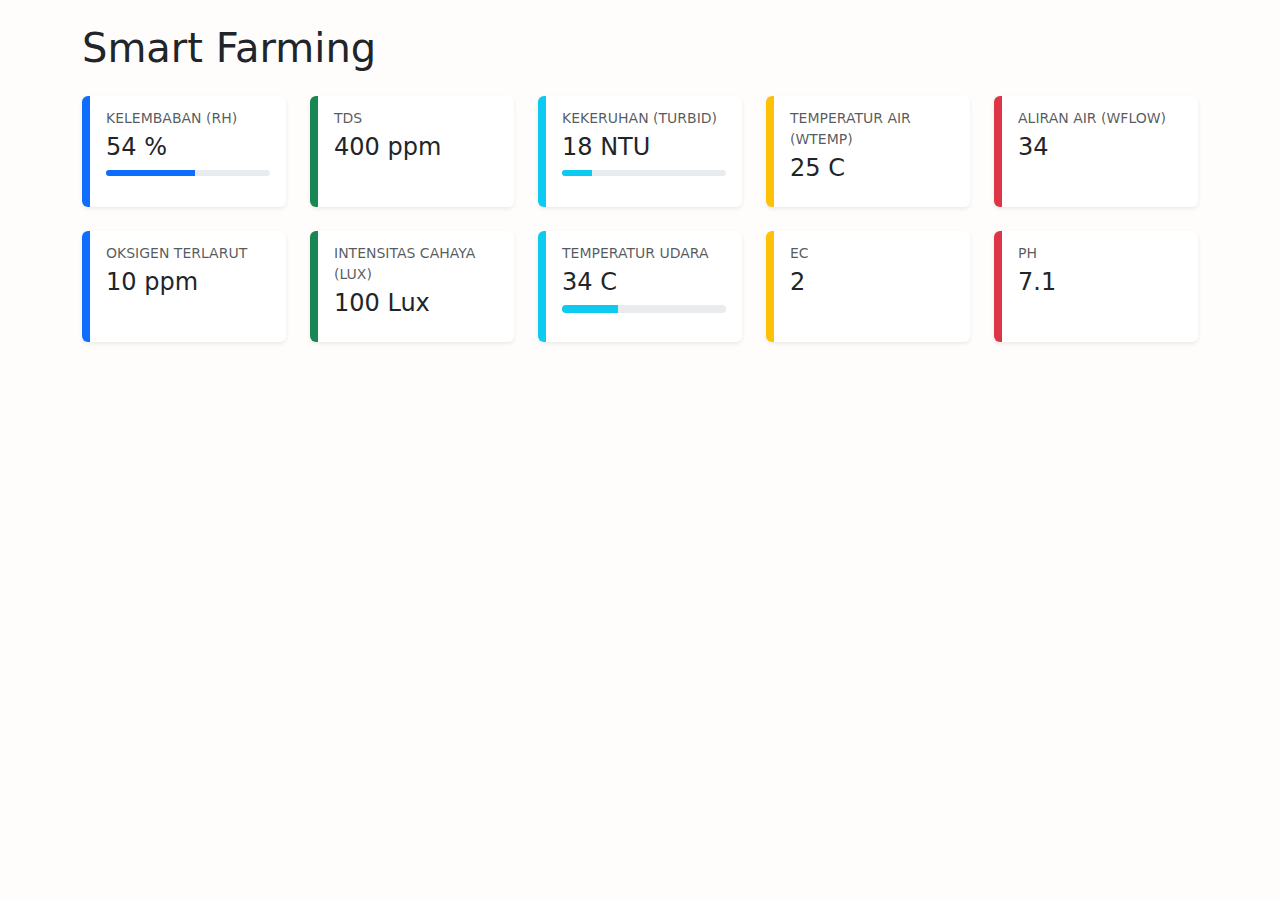
<file: index.html>
<!doctype html>
<html lang="en">
<head>
    <meta charset="utf-8">
    <meta name="viewport" content="width=device-width, initial-scale-1">
    <title>Smart Farming Dashboard</title>
    <link href="https://cdn.jsdelivr.net/npm/bootstrap@5.3.3/dist/css/bootstrap.min.css" rel="stylesheet">
    <link rel="stylesheet" href="https://cdn.jsdelivr.net/npm/bootstrap-icons@1.11.3/font/bootstrap-icons.min.css">
    
    <style>
      body {
        background-color: #fefdfb; 
      }
      .card {
        border: none;
        border-left: 8px solid #3c658a;
      }
      .border-left-primary { border-left-color: #0d6efd; } /* Biru */
      .border-left-success { border-left-color: #198754; } /* Hijau */
      .border-left-info { border-left-color: #0dcaf0; } /* Biru muda */
      .border-left-warning { border-left-color: #ffc107; } /* Kuning */
      .border-left-danger { border-left-color: #dc3545; } /* Merah */
      .card-title { margin-top: 0.25rem; }
    </style>
</head>
<body>

<div class="container py-4">
  <h1 class="mb-4">Smart Farming</h1>
  
  <div class="row row-cols-1 row-cols-sm-2 row-cols-md-3 row-cols-lg-5 g-4">
    
    <div class="col">
      <div class="card shadow-sm border-left-primary h-100">
        <div class="card-body">
            <p class="card-subtitle text-muted small">KELEMBABAN (RH)</p>
            <h4 class="card-title">54 %</h4>
            <div class="progress" style="height: 6px;">
              <div class="progress-bar bg-primary" role="progressbar" style="width: 54%;"></div>
            </div>
        </div>
      </div>
    </div>
    
    <div class="col">
      <div class="card shadow-sm border-left-success h-100">
        <div class="card-body">
            <p class="card-subtitle text-muted small">TDS</p>
            <h4 class="card-title">400 ppm</h4>
        </div>
      </div>
    </div>
    
    <div class="col">
      <div class="card shadow-sm border-left-info h-100">
        <div class="card-body">
            <p class="card-subtitle text-muted small">KEKERUHAN (TURBID)</p>
            <h4 class="card-title">18 NTU</h4>
            <div class="progress" style="height: 6px;">
              <div class="progress-bar bg-info" role="progressbar" style="width: 18%;"></div>
            </div>
        </div>
      </div>
    </div>

    <div class="col">
      <div class="card shadow-sm border-left-warning h-100">
        <div class="card-body">
            <p class="card-subtitle text-muted small">TEMPERATUR AIR (WTEMP)</p>
            <h4 class="card-title">25 C</h4>
        </div>
      </div>
    </div>

    <div class="col">
      <div class="card shadow-sm border-left-danger h-100">
        <div class="card-body">
            <p class="card-subtitle text-muted small">ALIRAN AIR (WFLOW)</p>
            <h4 class="card-title">34</h4>
        </div>
      </div>
    </div>
    
    <div class="col">
      <div class="card shadow-sm border-left-primary h-100">
        <div class="card-body">
            <p class="card-subtitle text-muted small">OKSIGEN TERLARUT</p>
            <h4 class="card-title">10 ppm</h4>
        </div>
      </div>
    </div>
    
    <div class="col">
      <div class="card shadow-sm border-left-success h-100">
        <div class="card-body">
            <p class="card-subtitle text-muted small">INTENSITAS CAHAYA (LUX)</p>
            <h4 class="card-title">100 Lux</h4>
        </div>
      </div>
    </div>

    <div class="col">
      <div class="card shadow-sm border-left-info h-100">
        <div class="card-body">
            <p class="card-subtitle text-muted small">TEMPERATUR UDARA</p>
            <h4 class="card-title">34 C</h4>
            <div class="progress" style="height: 8px;">
              <div class="progress-bar bg-info" role="progressbar" style="width: 34%;"></div>
            </div>
        </div>
      </div>
    </div>
    
    <div class="col">
      <div class="card shadow-sm border-left-warning h-100">
        <div class="card-body">
            <p class="card-subtitle text-muted small">EC</p>
            <h4 class="card-title">2</h4>
        </div>
      </div>
    </div>
    
    <div class="col">
      <div class="card shadow-sm border-left-danger h-100">
        <div class="card-body">
            <p class="card-subtitle text-muted small">PH</p>
            <h4 class="card-title">7.1</h4>
        </div>
      </div>
    </div>
    
  </div>
</div>

<script src="https://cdn.jsdelivr.net/npm/bootstrap@5.3.3/dist/js/bootstrap.bundle.min.js"></script>
</body>
</html>
</file>
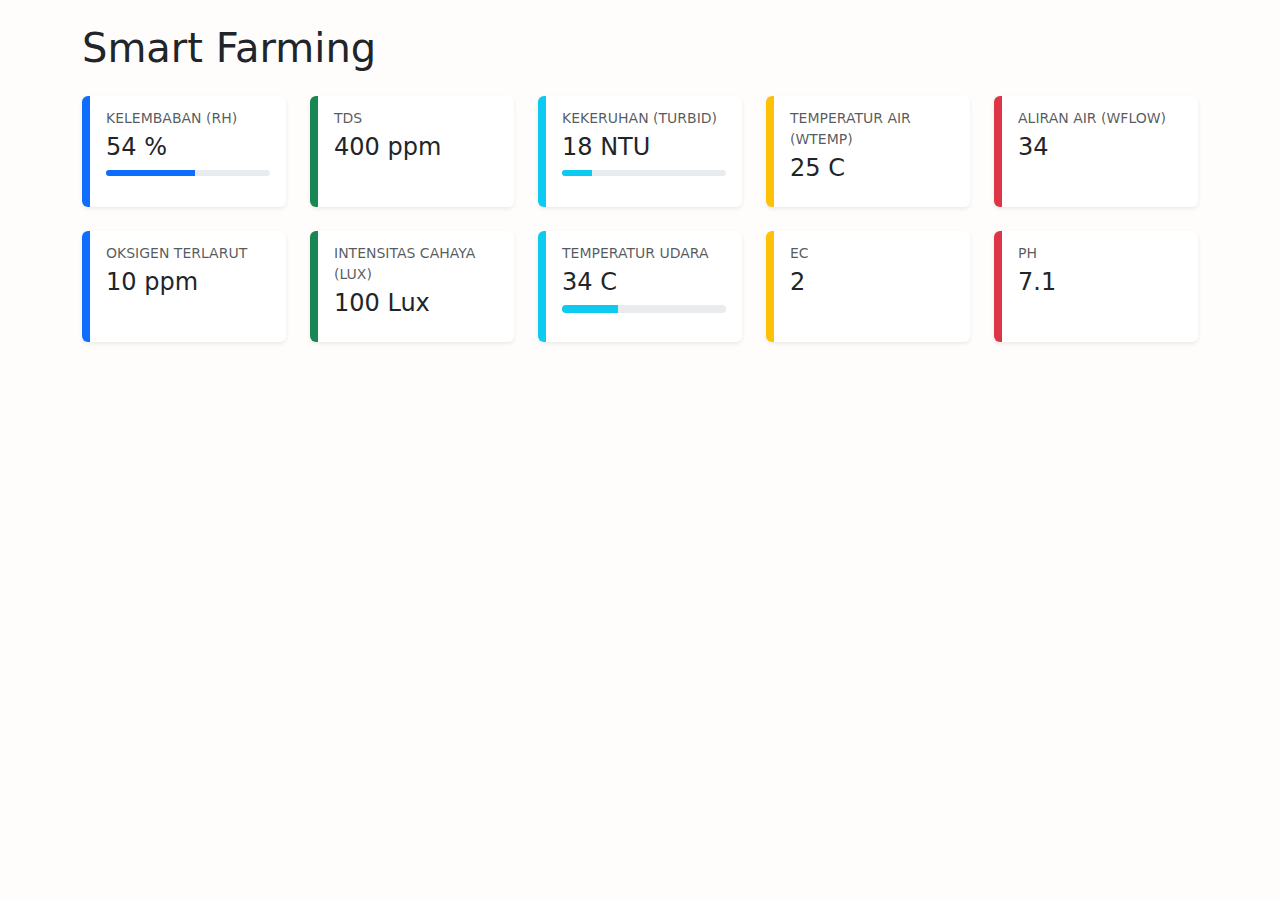
<file: bootstrapdashboard.html>
<!doctype html>
<html lang="en">
<head>
    <meta charset="utf-8">
    <meta name="viewport" content="width=device-width, initial-scale-1">
    <title>Smart Farming Dashboard</title>
    <link href="https://cdn.jsdelivr.net/npm/bootstrap@5.3.3/dist/css/bootstrap.min.css" rel="stylesheet">
    <link rel="stylesheet" href="https://cdn.jsdelivr.net/npm/bootstrap-icons@1.11.3/font/bootstrap-icons.min.css">
    
    <style>
      body {
        background-color: #fefdfb; 
      }
      .card {
        border: none;
        border-left: 8px solid #3c658a;
      }
      .border-left-primary { border-left-color: #0d6efd; } /* Biru */
      .border-left-success { border-left-color: #198754; } /* Hijau */
      .border-left-info { border-left-color: #0dcaf0; } /* Biru muda */
      .border-left-warning { border-left-color: #ffc107; } /* Kuning */
      .border-left-danger { border-left-color: #dc3545; } /* Merah */
      .card-title { margin-top: 0.25rem; }
    </style>
</head>
<body>

<div class="container py-4">
  <h1 class="mb-4">Smart Farming</h1>
  
  <div class="row row-cols-1 row-cols-sm-2 row-cols-md-3 row-cols-lg-5 g-4">
    
    <div class="col">
      <div class="card shadow-sm border-left-primary h-100">
        <div class="card-body">
            <p class="card-subtitle text-muted small">KELEMBABAN (RH)</p>
            <h4 class="card-title">54 %</h4>
            <div class="progress" style="height: 6px;">
              <div class="progress-bar bg-primary" role="progressbar" style="width: 54%;"></div>
            </div>
        </div>
      </div>
    </div>
    
    <div class="col">
      <div class="card shadow-sm border-left-success h-100">
        <div class="card-body">
            <p class="card-subtitle text-muted small">TDS</p>
            <h4 class="card-title">400 ppm</h4>
        </div>
      </div>
    </div>
    
    <div class="col">
      <div class="card shadow-sm border-left-info h-100">
        <div class="card-body">
            <p class="card-subtitle text-muted small">KEKERUHAN (TURBID)</p>
            <h4 class="card-title">18 NTU</h4>
            <div class="progress" style="height: 6px;">
              <div class="progress-bar bg-info" role="progressbar" style="width: 18%;"></div>
            </div>
        </div>
      </div>
    </div>

    <div class="col">
      <div class="card shadow-sm border-left-warning h-100">
        <div class="card-body">
            <p class="card-subtitle text-muted small">TEMPERATUR AIR (WTEMP)</p>
            <h4 class="card-title">25 C</h4>
        </div>
      </div>
    </div>

    <div class="col">
      <div class="card shadow-sm border-left-danger h-100">
        <div class="card-body">
            <p class="card-subtitle text-muted small">ALIRAN AIR (WFLOW)</p>
            <h4 class="card-title">34</h4>
        </div>
      </div>
    </div>
    
    <div class="col">
      <div class="card shadow-sm border-left-primary h-100">
        <div class="card-body">
            <p class="card-subtitle text-muted small">OKSIGEN TERLARUT</p>
            <h4 class="card-title">10 ppm</h4>
        </div>
      </div>
    </div>
    
    <div class="col">
      <div class="card shadow-sm border-left-success h-100">
        <div class="card-body">
            <p class="card-subtitle text-muted small">INTENSITAS CAHAYA (LUX)</p>
            <h4 class="card-title">100 Lux</h4>
        </div>
      </div>
    </div>

    <div class="col">
      <div class="card shadow-sm border-left-info h-100">
        <div class="card-body">
            <p class="card-subtitle text-muted small">TEMPERATUR UDARA</p>
            <h4 class="card-title">34 C</h4>
            <div class="progress" style="height: 8px;">
              <div class="progress-bar bg-info" role="progressbar" style="width: 34%;"></div>
            </div>
        </div>
      </div>
    </div>
    
    <div class="col">
      <div class="card shadow-sm border-left-warning h-100">
        <div class="card-body">
            <p class="card-subtitle text-muted small">EC</p>
            <h4 class="card-title">2</h4>
        </div>
      </div>
    </div>
    
    <div class="col">
      <div class="card shadow-sm border-left-danger h-100">
        <div class="card-body">
            <p class="card-subtitle text-muted small">PH</p>
            <h4 class="card-title">7.1</h4>
        </div>
      </div>
    </div>
    
  </div>
</div>

<script src="https://cdn.jsdelivr.net/npm/bootstrap@5.3.3/dist/js/bootstrap.bundle.min.js"></script>
</body>
</html>
</file>
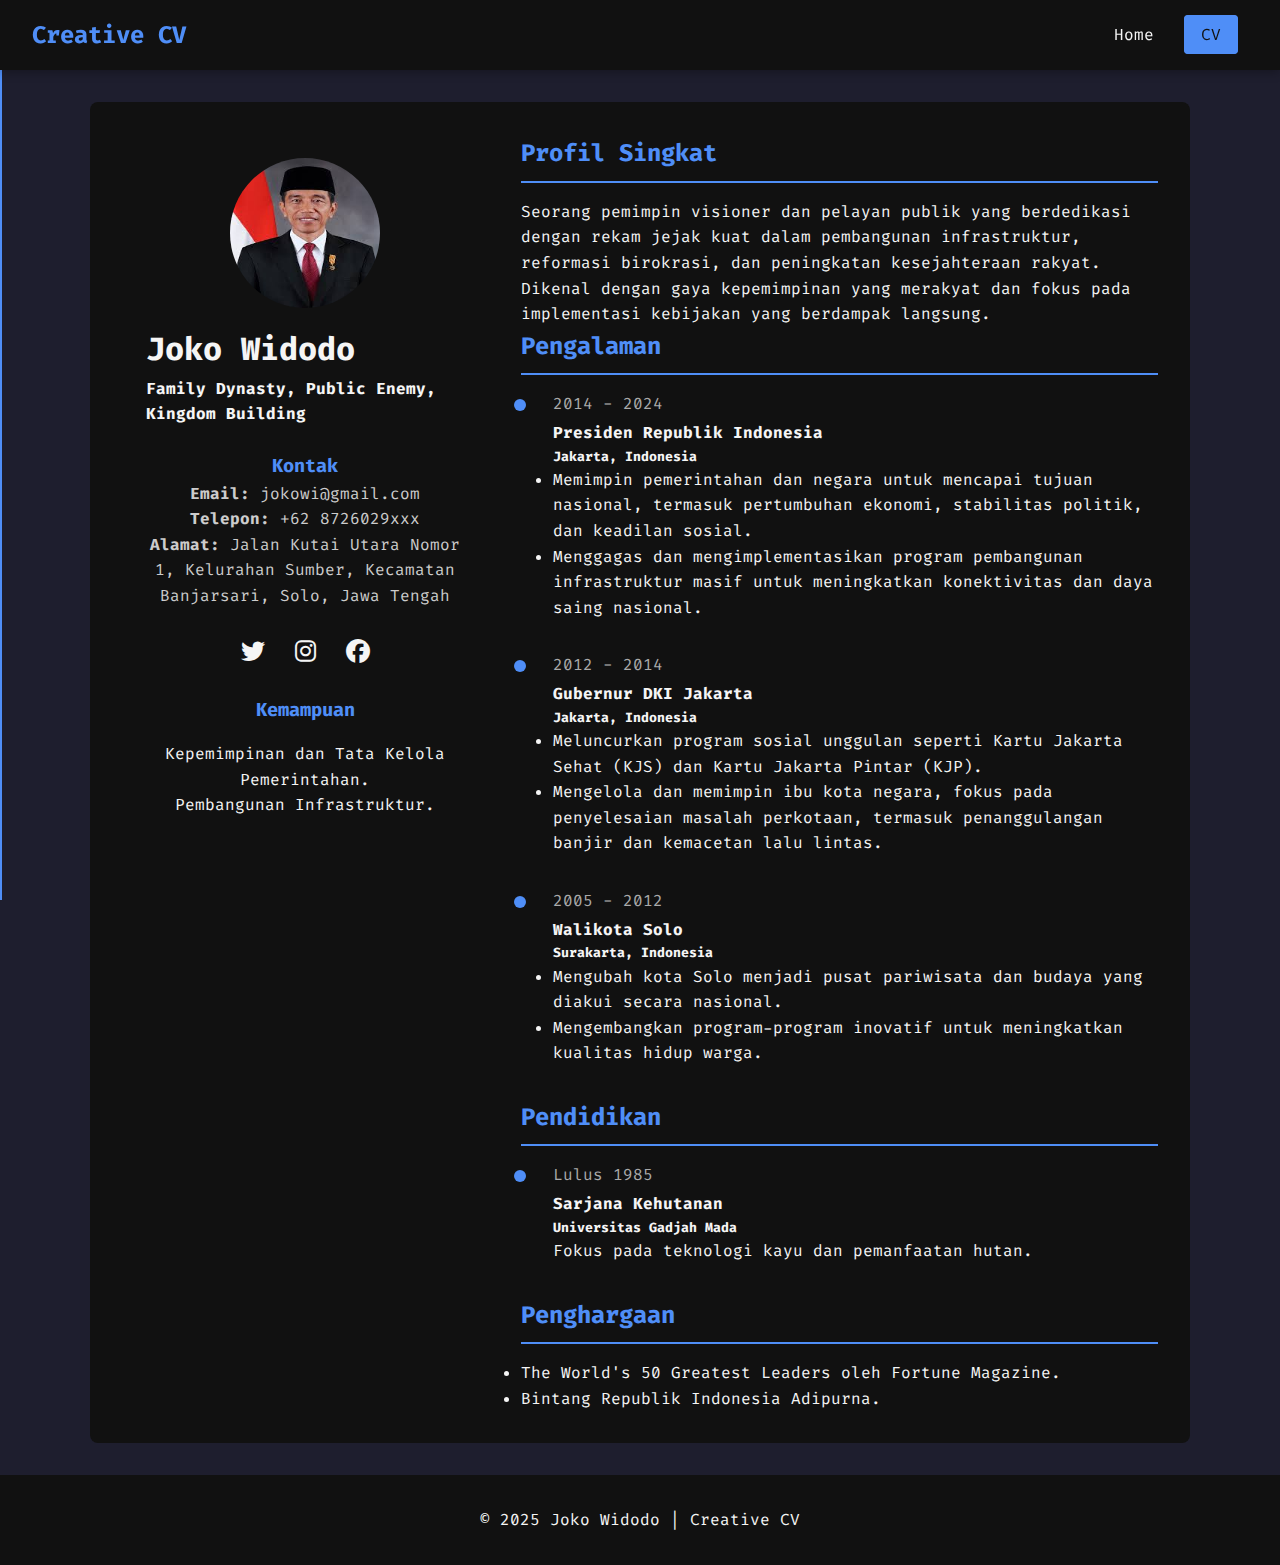
<file: cv.html>
<!DOCTYPE html>
<html lang="en">
<head>
  <meta charset="UTF-8">
  <meta name="viewport" content="width=device-width, initial-scale=1.0">
  <title>Creative CV - Joko Widodo</title>
  <link rel="stylesheet" href="style.css">
  <link href="https://fonts.googleapis.com/css2?family=Fira+Code&display=swap" rel="stylesheet">
  <link rel="stylesheet" href="https://cdnjs.cloudflare.com/ajax/libs/font-awesome/6.4.0/css/all.min.css">
</head>
<body>
  <header class="navbar">
    <h1 class="logo">Creative CV</h1>
    <nav>
      <a href="index.html">Home</a>
      <a href="cv.html" class="btn active">CV</a>
    </nav>
  </header>

  <main class="cv-container">
    <aside class="cv-left">
      <div class="cv-profile">
        <img src="[data-uri]" alt="Foto profil Jokowi" class="profile-pic">
        <h1>Joko Widodo</h1>
        <h4>Family Dynasty, Public Enemy, Kingdom Building</h4>
      </div>
      <div class="contact-info">
        <h3>Kontak</h3>
        <p><strong>Email:</strong> jokowi@gmail.com</p>
        <p><strong>Telepon:</strong> +62 8726029xxx</p>
        <p><strong>Alamat:</strong> Jalan Kutai Utara Nomor 1, Kelurahan Sumber, Kecamatan Banjarsari, Solo, Jawa Tengah</p>
        <div class="social-container" style="text-align: center; margin-top: 1.5rem;">
            <a href="https://twitter.com/jokowi" target="_blank" style="color: #f5f5f5; margin: 0 10px; font-size: 1.5rem;"><i class="fab fa-twitter"></i></a>
            <a href="https://www.instagram.com/jokowi/" target="_blank" style="color: #f5f5f5; margin: 0 10px; font-size: 1.5rem;"><i class="fab fa-instagram"></i></a>
            <a href="https://www.facebook.com/Jokowi/" target="_blank" style="color: #f5f5f5; margin: 0 10px; font-size: 1.5rem;"><i class="fab fa-facebook"></i></a>
        </div>
      </div>
      <div class="cv-skills">
        <h3>Kemampuan</h3>
        <ul class="skills-list">
          <li>Kepemimpinan dan Tata Kelola Pemerintahan.</li>
          <li>Pembangunan Infrastruktur.</li>
        </ul>
      </div>
    </aside>

    <section class="cv-right">
      <div class="cv-section">
        <h3>Profil Singkat</h3>
        <p>Seorang pemimpin visioner dan pelayan publik yang berdedikasi dengan rekam jejak kuat dalam pembangunan infrastruktur, reformasi birokrasi, dan peningkatan kesejahteraan rakyat. Dikenal dengan gaya kepemimpinan yang merakyat dan fokus pada implementasi kebijakan yang berdampak langsung.</p>
      </div>

      <div class="cv-section">
        <h3>Pengalaman</h3>
        <div class="timeline">
          <div class="timeline-item">
            <div class="timeline-date">2014 - 2024</div>
            <div class="timeline-content">
              <h4>Presiden Republik Indonesia</h4>
              <h5>Jakarta, Indonesia</h5>
              <ul>
                <li>Memimpin pemerintahan dan negara untuk mencapai tujuan nasional, termasuk pertumbuhan ekonomi, stabilitas politik, dan keadilan sosial.</li>
                <li>Menggagas dan mengimplementasikan program pembangunan infrastruktur masif untuk meningkatkan konektivitas dan daya saing nasional.</li>
              </ul>
            </div>
          </div>
          <div class="timeline-item">
            <div class="timeline-date">2012 - 2014</div>
            <div class="timeline-content">
              <h4>Gubernur DKI Jakarta</h4>
              <h5>Jakarta, Indonesia</h5>
              <ul>
                  <li>Meluncurkan program sosial unggulan seperti Kartu Jakarta Sehat (KJS) dan Kartu Jakarta Pintar (KJP).</li>
                  <li>Mengelola dan memimpin ibu kota negara, fokus pada penyelesaian masalah perkotaan, termasuk penanggulangan banjir dan kemacetan lalu lintas.</li>
              </ul>
            </div>
          </div>
          <div class="timeline-item">
            <div class="timeline-date">2005 - 2012</div>
            <div class="timeline-content">
              <h4>Walikota Solo</h4>
              <h5>Surakarta, Indonesia</h5>
              <ul>
                  <li>Mengubah kota Solo menjadi pusat pariwisata dan budaya yang diakui secara nasional.</li>
                  <li>Mengembangkan program-program inovatif untuk meningkatkan kualitas hidup warga.</li>
              </ul>
            </div>
          </div>
        </div>
      </div>

      <div class="cv-section">
        <h3>Pendidikan</h3>
        <div class="timeline">
          <div class="timeline-item">
            <div class="timeline-date">Lulus 1985</div>
            <div class="timeline-content">
              <h4>Sarjana Kehutanan</h4>
              <h5>Universitas Gadjah Mada</h5>
              <p>Fokus pada teknologi kayu dan pemanfaatan hutan.</p>
            </div>
          </div>
        </div>
      </div>
      
      <div class="cv-section">
        <h3>Penghargaan</h3>
        <ul>
            <li>The World's 50 Greatest Leaders oleh Fortune Magazine.</li>
            <li>Bintang Republik Indonesia Adipurna.</li>
        </ul>
      </div>
    </section>
  </main>

  <footer>
    <p>© 2025 Joko Widodo | Creative CV</p>
  </footer>

</body>
</html>
</file>
<file: style.css>
/* General Styling */
* {
  margin: 0;
  padding: 0;
  box-sizing: border-box;
}

body {
  font-family: 'Fira Code', monospace;
  background: #1e1e2e;
  color: #f5f5f5;
  line-height: 1.6;
}

/* Navigation */
.navbar {
  display: flex;
  justify-content: space-between;
  align-items: center;
  padding: 1rem 2rem;
  background: #111111;
  position: sticky;
  top: 0;
  z-index: 1000;
  box-shadow: 0 2px 10px rgba(0, 0, 0, 0.3);
}

.logo {
  font-size: 1.5rem;
  color: #4f8ef7;
}

.navbar nav a {
  color: #f5f5f5;
  text-decoration: none;
  margin: 0 10px;
  transition: color 0.3s ease;
}

.navbar nav a:hover {
  color: #4f8ef7;
}

.btn {
  padding: 0.5rem 1rem;
  border: 1px solid #4f8ef7;
  border-radius: 4px;
  transition: background 0.3s ease, color 0.3s ease;
}

.btn:hover, .btn.active {
  background: #4f8ef7;
  color: #111111;
}

/* Hero Section */
.hero {
  display: flex;
  align-items: center;
  justify-content: space-around;
  padding: 4rem 2rem;
  min-height: 60vh;
  flex-wrap: wrap;
  background: linear-gradient(45deg, #191d32, #282f44, #453a49, #6d3b47);
  background-size: 400% 400%;
  animation: nebula-animation 10s ease infinite;
}

.hero-text {
  max-width: 600px;
}

.hero-text h2 {
  font-size: 3rem;
  margin-bottom: 1rem;
}

.highlight {
  color: #4f8ef7;
}

.hero-text p {
  font-size: 1.2rem;
  margin-bottom: 2rem;
}

.skills-text .skill-programming { color: #79c3ffff; }
.skills-text .skill-data { color: #46fa9dff; }
.skills-text .skill-ai { color: #b13cffff; }

.cta {
  display: inline-block;
  background: #4f8ef7;
  color: #111111;
  padding: 0.8rem 1.5rem;
  text-decoration: none;
  border-radius: 4px;
  font-weight: bold;
  transition: background 0.3s ease, transform 0.2s ease;
}

.cta:hover {
  background: #3a75c4;
  transform: scale(1.05);
}

.hero-img img {
  width: 300px;
  height: 300px;
  border-radius: 50%;
  object-fit: cover;
  border: 5px solid #4f8ef7;
}

/* My Projects Section */
.projects {
  padding: 4rem 2rem;
  text-align: center;
}

.projects h2 {
  font-size: 2.5rem;
  margin-bottom: 2rem;
  color: #4f8ef7;
}

.project-grid {
  display: grid;
  grid-template-columns: repeat(auto-fit, minmax(300px, 1fr));
  gap: 2rem;
}

.project-card {
  position: relative;
  overflow: hidden;
  border-radius: 8px;
  box-shadow: 0 4px 15px rgba(0, 0, 0, 0.2);
  transition: all 0.3s ease; /* Transisi untuk semua properti */
}

.project-card:hover {
  transform: translateY(-10px);
  /* IDE 2: Efek Glow ditambahkan */
  box-shadow: 0 10px 30px rgba(79, 142, 247, 0.5);
}

.project-card img {
  width: 100%;
  height: 100%;
  object-fit: cover;
  transition: filter 0.3s ease;
}

.project-card:hover img {
  filter: brightness(0.2);
}

.project-info {
  position: absolute;
  top: 0;
  left: 0;
  width: 100%;
  height: 100%;
  background: rgba(0, 0, 0, 0.7);
  color: #f5f5f5;
  display: flex;
  flex-direction: column;
  justify-content: center;
  align-items: center;
  
  /* IDE 1: Efek Slide-Up (Sembunyikan di bawah) */
  opacity: 0;
  transform: translateY(100%);
  transition: all 0.4s ease-in-out;
  padding: 1rem;
}

.project-card:hover .project-info {
  /* IDE 1: Efek Slide-Up (Munculkan) */
  opacity: 1;
  transform: translateY(0);
}

.project-info h3 {
  font-size: 1.5rem;
  margin-bottom: 0.5rem;
}

.project-info p {
  font-size: 0.9rem;
  margin-bottom: 1rem;
}

.project-link {
  display: inline-block;
  padding: 0.5rem 1rem;
  background: #4f8ef7;
  color: #111111;
  text-decoration: none;
  border-radius: 4px;
  transition: background 0.3s ease;
}

.project-link:hover {
  background: #3a75c4;
}

.project-tags {
  margin-top: 1rem;
  display: flex;
  gap: 0.5rem;
  flex-wrap: wrap;
  justify-content: center;
  padding: 0 1rem;
}

.project-tags span {
  background: rgba(255, 255, 255, 0.1);
  padding: 0.3rem 0.8rem;
  border-radius: 15px;
  font-size: 0.75rem;
}

/* CV Page Styling */
.cv-container { 
  display: flex; 
  flex-wrap: wrap; 
  padding: 2rem; 
  gap: 2rem; 
  background: #111; /* Tambahkan ini */
  border-radius: 8px; /* Tambahkan ini agar lebih rapi */
  max-width: 1100px; /* Tambahkan ini agar tidak terlalu lebar di layar besar */
  margin: 2rem auto;
}
.cv-left { 
  flex: 1; 
  min-width: 250px; 
  padding: 1.5rem; 
  border-radius: 8px;
 }
.cv-profile .profile-pic { 
  width: 150px; 
  height: 150px; 
  border-radius: 50%; 
  display: block; 
  margin: 0 auto 1rem; 
}
.cv-left h2, .cv-left h3 { 
  text-align: center; 
  color: #4f8ef7; 
}
.cv-left h3 { 
  margin-top: 1.5rem; 
}
.cv-left p { 
  text-align: center; 
  color: #ccc;
 }
.skills-list { 
  list-style: none; 
  text-align: center; 
  margin-top: 1rem; 
  padding: 0; 
}
.cv-right { 
  flex: 2; 
  min-width: 300px; 
  background: transparent;
}
.cv-section h3 { 
  font-size: 1.5rem; 
  color: #4f8ef7; 
  border-bottom: 2px solid #4f8ef7; 
  padding-bottom: 0.5rem; 
  margin-bottom: 1rem; 
}
.timeline { p
  osition: relative; 
  padding-left: 2rem; 
}
.timeline::before { 
  content: ''; 
  position: absolute; 
  left: 0; 
  top: 0; 
  height: 100%; 
  width: 2px; 
  background: #4f8ef7; 
}
.timeline-item { position: relative; margin-bottom: 2rem; }
.timeline-item::before { content: ''; position: absolute; left: -2.4rem; top: 0.5rem; width: 12px; height: 12px; border-radius: 50%; background: #4f8ef7; }
.timeline-date { color: #aaa; margin-bottom: 0.2rem; }

/* Footer */
footer { text-align: center; padding: 2rem; background: #111; margin-top: 2rem; }

/* Responsive Design */
@media (max-width: 768px) {
  .hero { flex-direction: column-reverse; text-align: center; }
  .hero-img img { margin-bottom: 2rem; }
  .navbar { flex-direction: column; align-items: center; }
  .navbar nav { margin-top: 1rem; }
}

/* Animasi Nebula */
@keyframes nebula-animation {
  0% { background-position: 0% 50%; }
  50% { background-position: 100% 50%; }
  100% { background-position: 0% 50%; }
}
</file>
